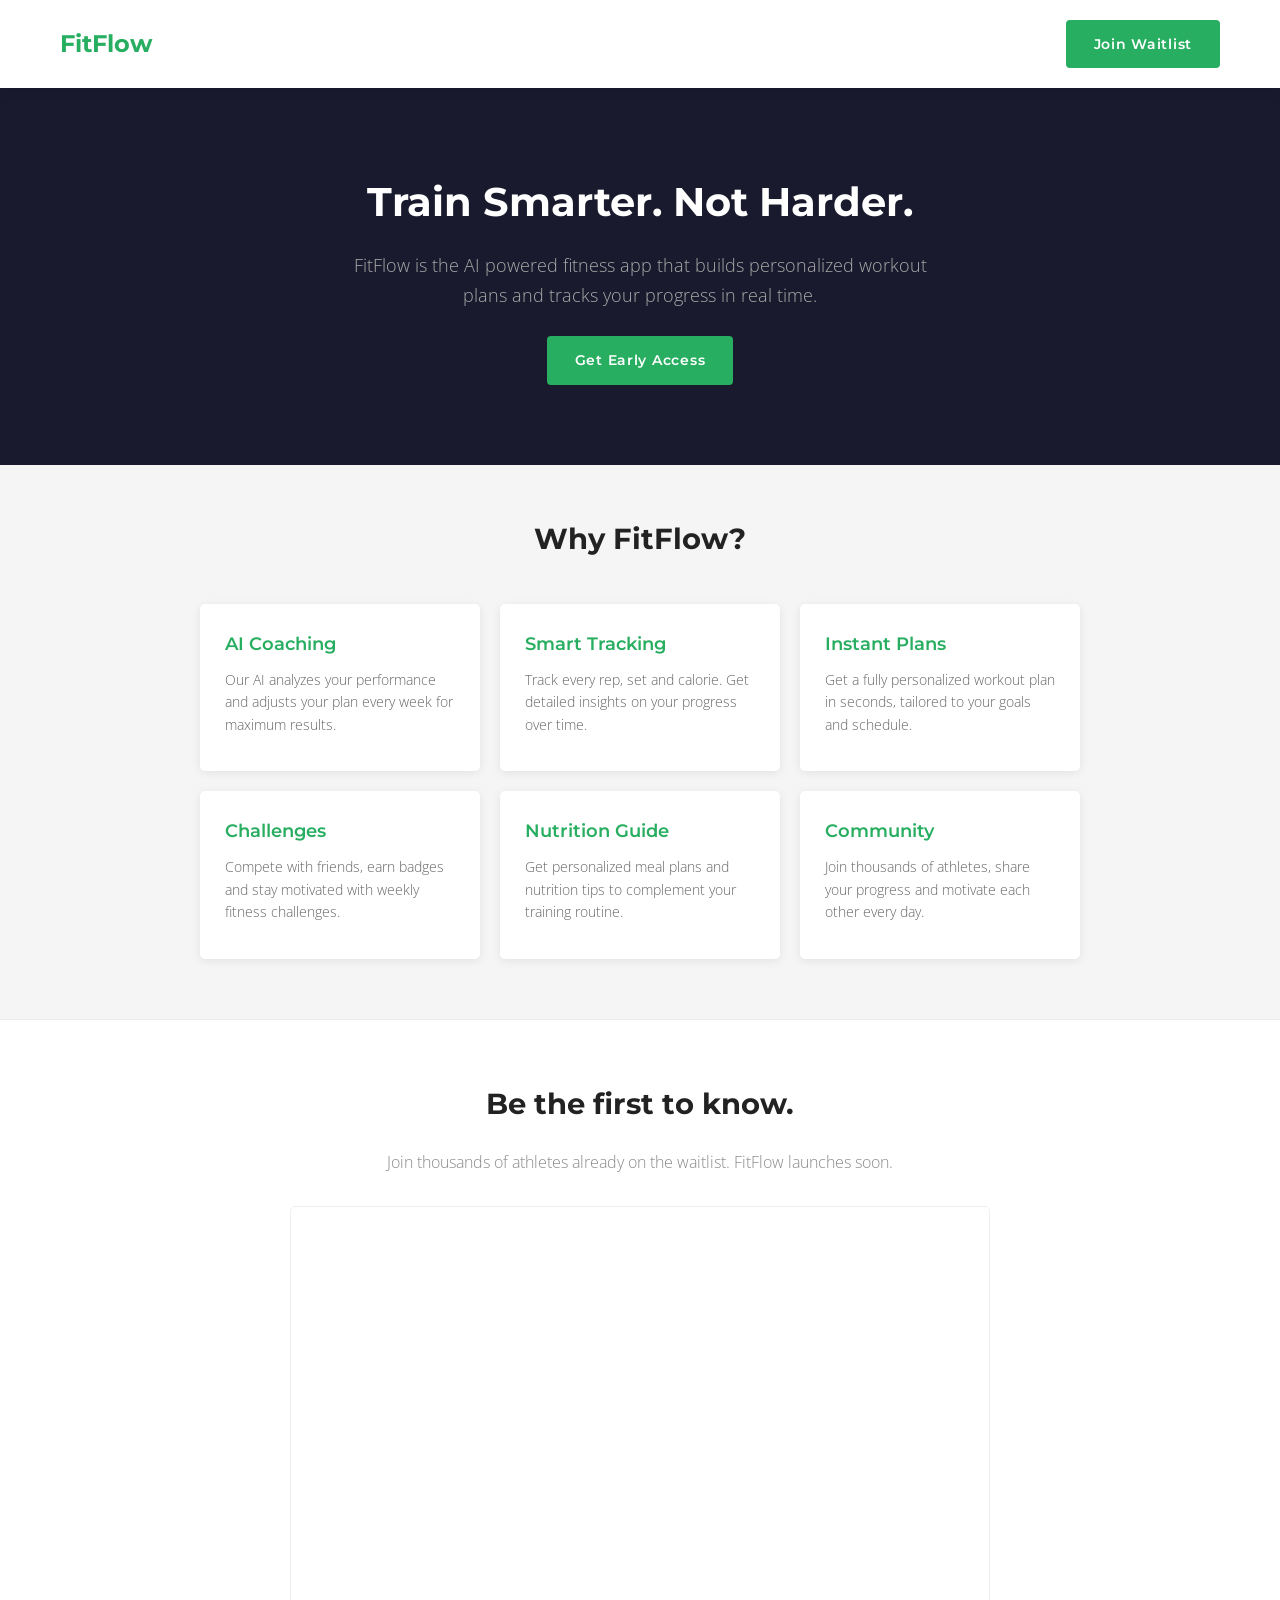
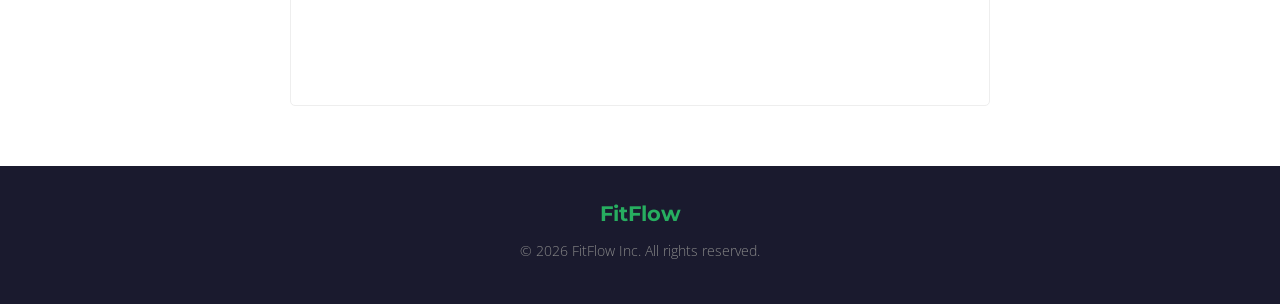
<file: index.html>
<!DOCTYPE html>
<html lang="en">
  <head>
    <meta charset="UTF-8" />
    <meta name="viewport" content="width=device-width, initial-scale=1.0" />
    <title>FitFlow </title>
    <link rel="stylesheet" href="style.css" />
    <link href="https://fonts.googleapis.com/css2?family=Montserrat:wght@400;600;700&family=Open+Sans:wght@300;400&display=swap" rel="stylesheet" />
  </head>
  <body>

    <!-- NAVBAR -->
    <nav class="navbar">
      <div class="nav-logo">FitFlow</div>
      <a href="#waitlist" class="btn-primary">Join Waitlist</a>
    </nav>

    <!-- HERO -->
    <div class="hero text-center">
      <h1>Train Smarter. Not Harder.</h1>
      <p class="hero-desc">FitFlow is the AI powered fitness app that builds personalized workout plans and tracks your progress in real time.</p>
      <a href="#waitlist" class="btn-primary">Get Early Access</a>
    </div>

    <!-- FEATURES GRID -->
    <div class="container">
      <h2 class="text-center section-title">Why FitFlow?</h2>
      <div class="cards">

        <div class="card">
          <h3>AI Coaching</h3>
          <p>Our AI analyzes your performance and adjusts your plan every week for maximum results.</p>
        </div>

        <div class="card">
          <h3>Smart Tracking</h3>
          <p>Track every rep, set and calorie. Get detailed insights on your progress over time.</p>
        </div>

        <div class="card">
          <h3>Instant Plans</h3>
          <p>Get a fully personalized workout plan in seconds, tailored to your goals and schedule.</p>
        </div>

        <div class="card">
          <h3>Challenges</h3>
          <p>Compete with friends, earn badges and stay motivated with weekly fitness challenges.</p>
        </div>

        <div class="card">
          <h3>Nutrition Guide</h3>
          <p>Get personalized meal plans and nutrition tips to complement your training routine.</p>
        </div>

        <div class="card">
          <h3>Community</h3>
          <p>Join thousands of athletes, share your progress and motivate each other every day.</p>
        </div>

      </div>
    </div>

    <!-- TYPEFORM WAITLIST -->
    <div class="waitlist text-center" id="waitlist">
      <h2>Be the first to know.</h2>
      <p>Join thousands of athletes already on the waitlist. FitFlow launches soon.</p>
      <div class="typeform-wrapper">
    <div data-tf-live="01KMQJDXYMY9AE99CPFE221XDQ"></div>
    <script src="//embed.typeform.com/next/embed.js"></script>
</div>
</div>
    </div>

    <!-- FOOTER -->
    <div class="footer text-center">
      <p class="footer-logo">FitFlow</p>
      <p class="text-muted">© 2026 FitFlow Inc. All rights reserved.</p>
    </div>

  </body>
</html>
</file>
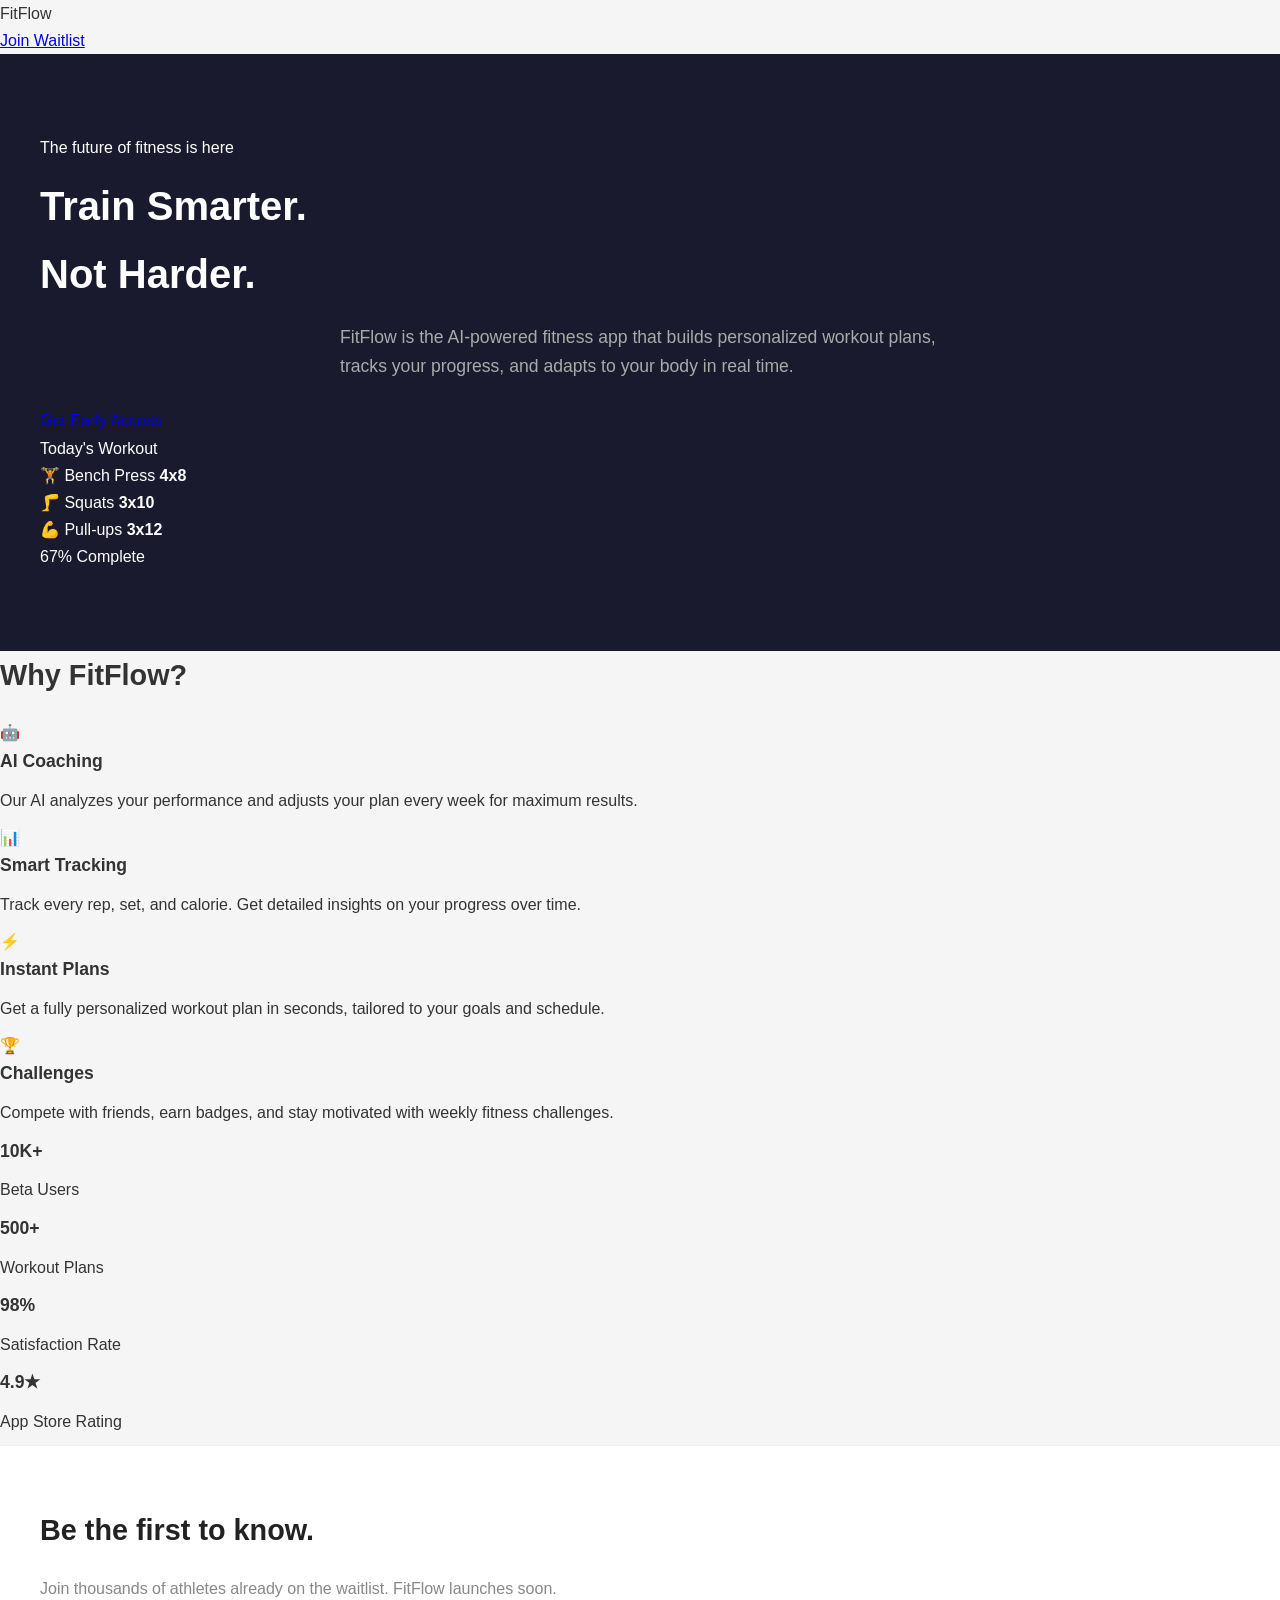
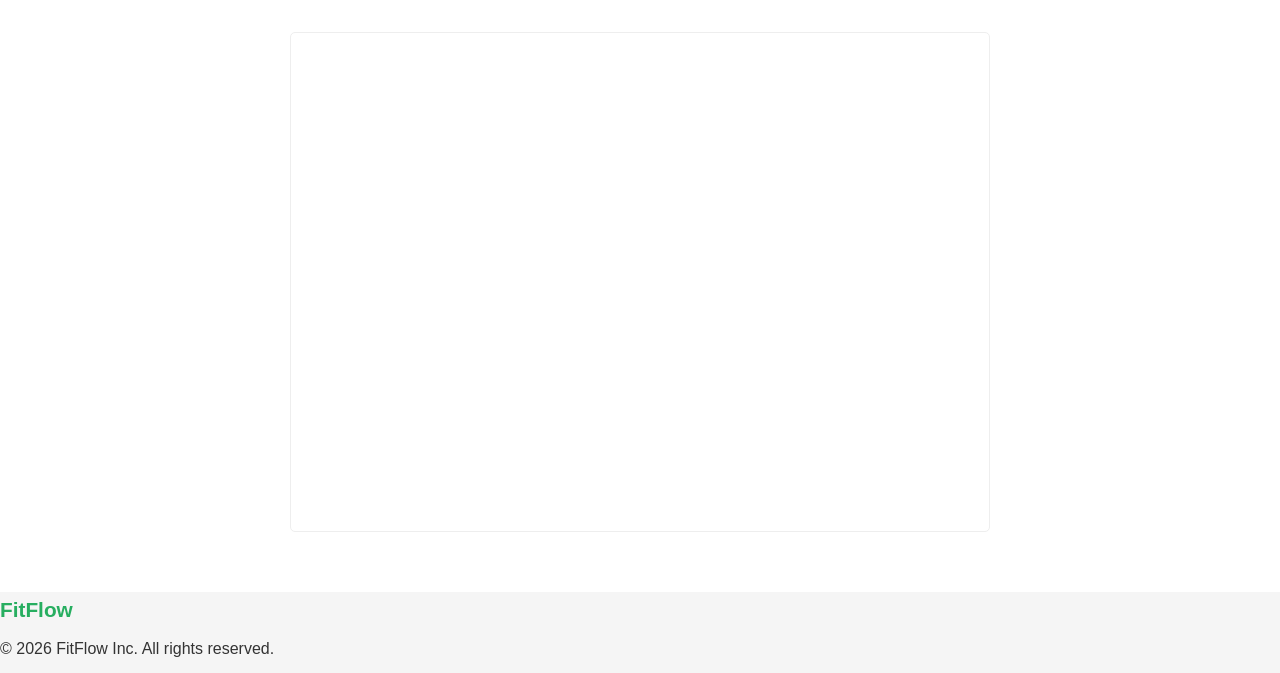
<file: fitflow-index.html>
<!DOCTYPE html>
<html lang="en">
  <head>
    <meta charset="UTF-8" />
    <meta name="viewport" content="width=device-width, initial-scale=1.0" />
    <title>FitFlow — Train Smarter</title>
    <link rel="stylesheet" href="style.css" />
    <link href="https://fonts.googleapis.com/css2?family=Bebas+Neue&family=DM+Sans:wght@300;400;500&display=swap" rel="stylesheet" />
  </head>
  <body>

    <!-- NAV -->
    <nav>
      <div class="logo">FitFlow</div>
      <a href="#waitlist" class="nav-btn">Join Waitlist</a>
    </nav>

    <!-- HERO -->
    <section class="hero">
      <div class="hero-content">
        <p class="eyebrow">The future of fitness is here</p>
        <h1>Train Smarter.<br><span>Not Harder.</span></h1>
        <p class="hero-desc">FitFlow is the AI-powered fitness app that builds personalized workout plans, tracks your progress, and adapts to your body in real time.</p>
        <a href="#waitlist" class="btn">Get Early Access</a>
      </div>
      <div class="hero-visual">
        <div class="phone-mockup">
          <div class="phone-screen">
            <div class="app-ui">
              <div class="app-header">Today's Workout</div>
              <div class="workout-item"><span>🏋️</span> Bench Press <strong>4x8</strong></div>
              <div class="workout-item"><span>🦵</span> Squats <strong>3x10</strong></div>
              <div class="workout-item"><span>💪</span> Pull-ups <strong>3x12</strong></div>
              <div class="progress-bar"><div class="progress-fill"></div></div>
              <div class="app-stat">67% Complete</div>
            </div>
          </div>
        </div>
      </div>
    </section>

    <!-- FEATURES -->
    <section class="features">
      <h2>Why FitFlow?</h2>
      <div class="features-grid">
        <div class="feature-card">
          <span class="feature-icon">🤖</span>
          <h3>AI Coaching</h3>
          <p>Our AI analyzes your performance and adjusts your plan every week for maximum results.</p>
        </div>
        <div class="feature-card">
          <span class="feature-icon">📊</span>
          <h3>Smart Tracking</h3>
          <p>Track every rep, set, and calorie. Get detailed insights on your progress over time.</p>
        </div>
        <div class="feature-card">
          <span class="feature-icon">⚡</span>
          <h3>Instant Plans</h3>
          <p>Get a fully personalized workout plan in seconds, tailored to your goals and schedule.</p>
        </div>
        <div class="feature-card">
          <span class="feature-icon">🏆</span>
          <h3>Challenges</h3>
          <p>Compete with friends, earn badges, and stay motivated with weekly fitness challenges.</p>
        </div>
      </div>
    </section>

    <!-- STATS -->
    <section class="stats">
      <div class="stat">
        <h3>10K+</h3>
        <p>Beta Users</p>
      </div>
      <div class="stat">
        <h3>500+</h3>
        <p>Workout Plans</p>
      </div>
      <div class="stat">
        <h3>98%</h3>
        <p>Satisfaction Rate</p>
      </div>
      <div class="stat">
        <h3>4.9★</h3>
        <p>App Store Rating</p>
      </div>
    </section>

    <!-- WAITLIST / TYPEFORM -->
    <section class="waitlist" id="waitlist">
      <h2>Be the first to know.</h2>
      <p>Join thousands of athletes already on the waitlist. FitFlow launches soon.</p>
      <div class="typeform-wrapper">
        <div data-tf-live="GpX5cXxJ"></div>
        <script src="//embed.typeform.com/next/embed.js"></script>
      </div>
    </section>

    <!-- FOOTER -->
    <footer>
      <div class="footer-logo">FitFlow</div>
      <p>© 2026 FitFlow Inc. All rights reserved.</p>
    </footer>

  </body>
</html>
</file>
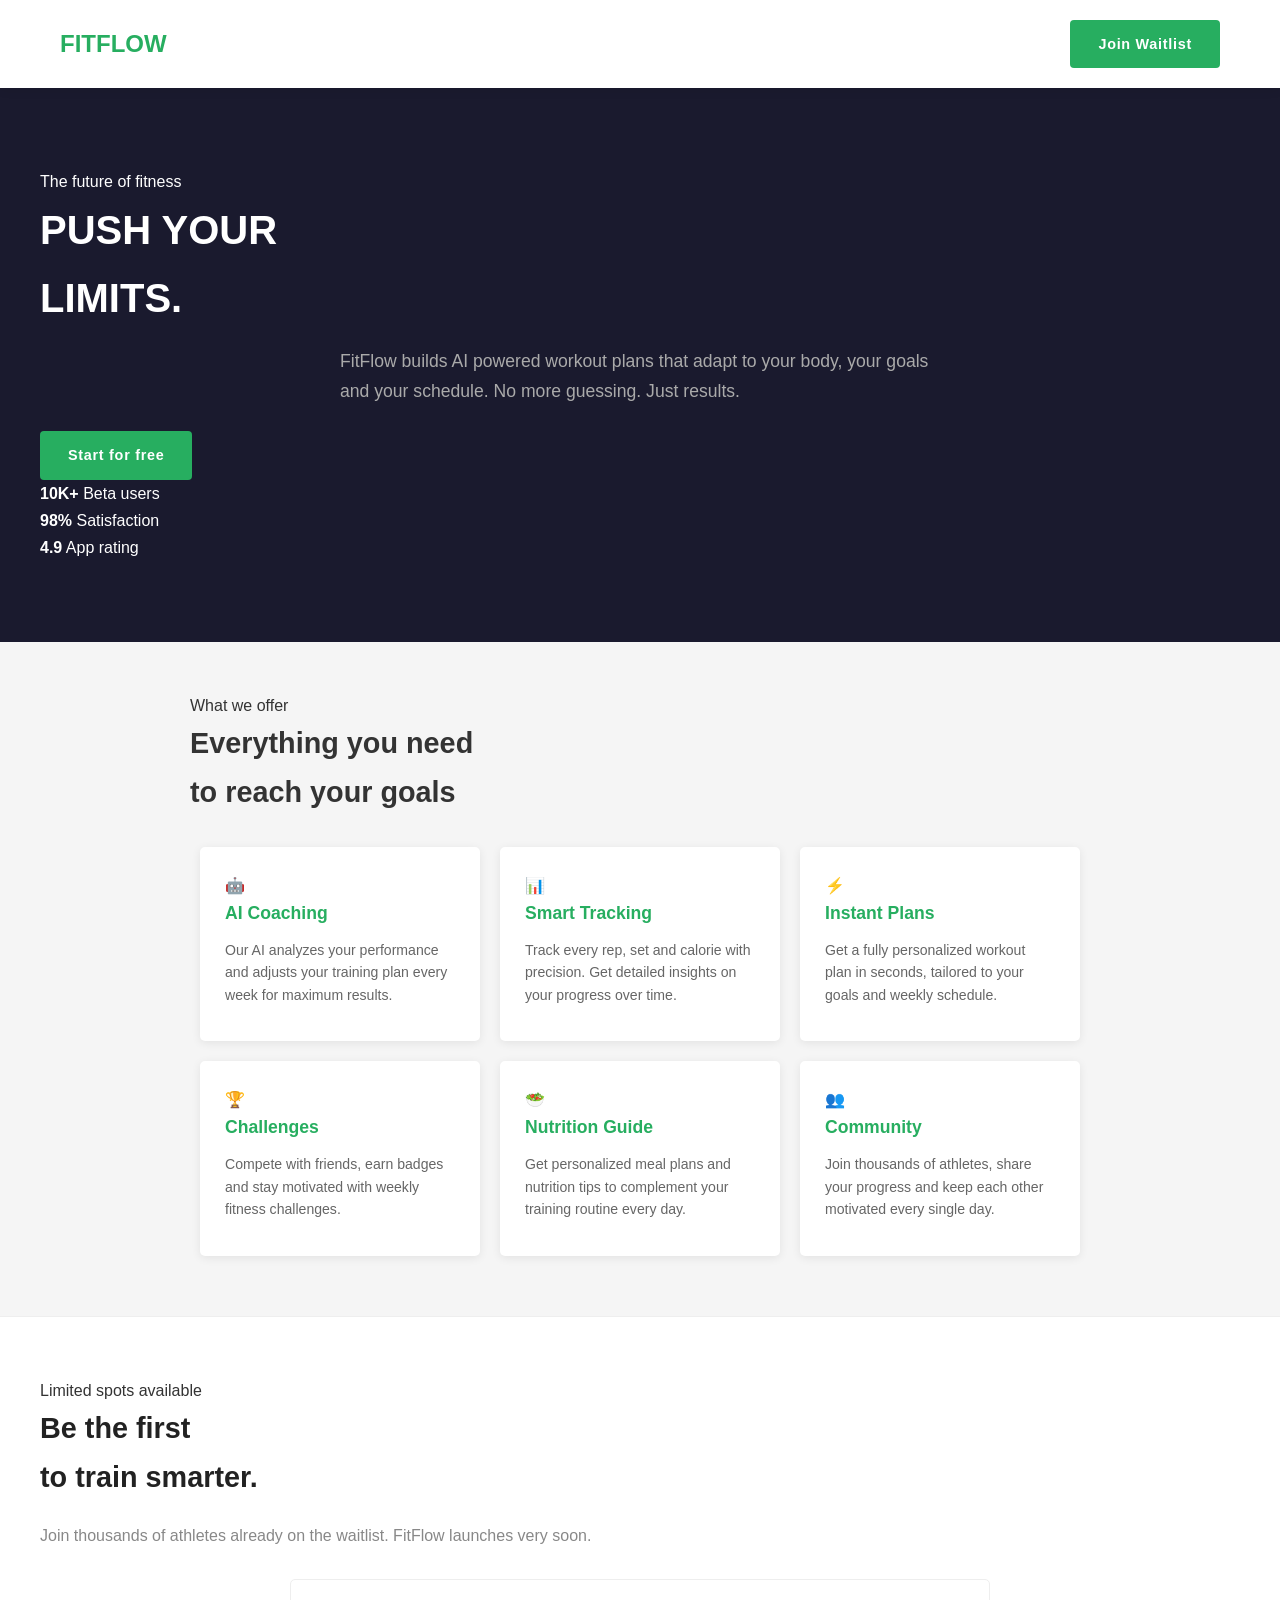
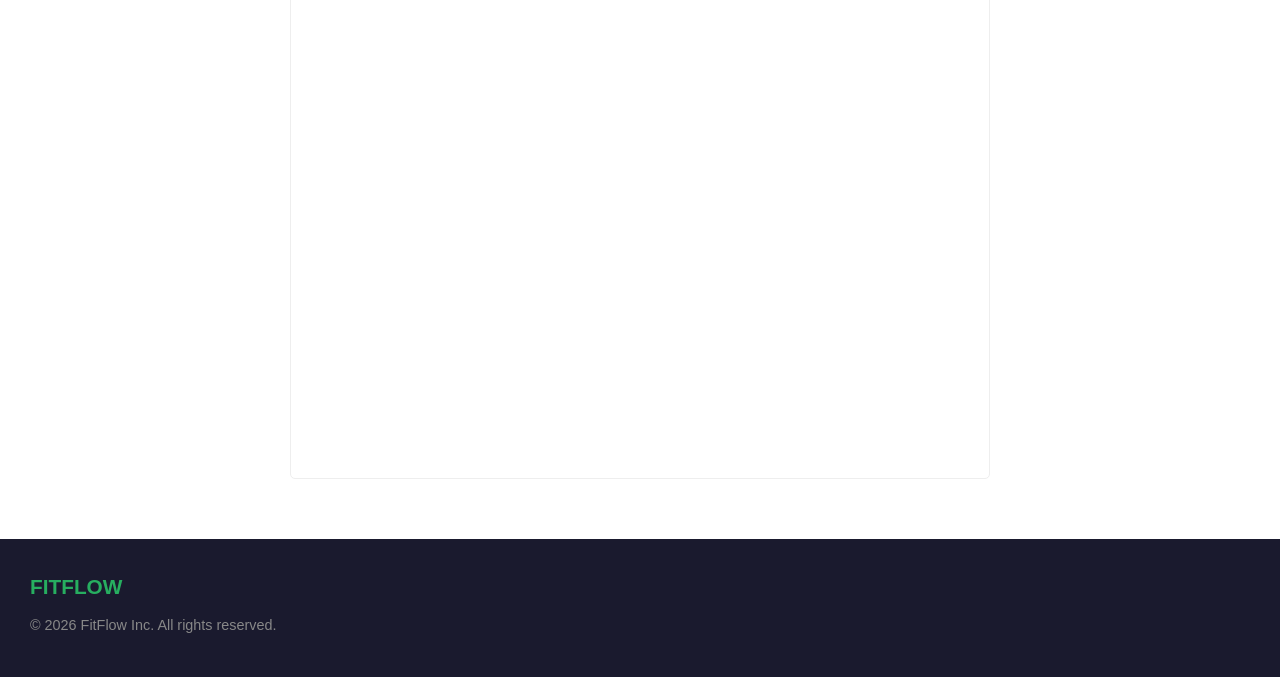
<file: startup-v3-index.html>
<!DOCTYPE html>
<html lang="en">
  <head>
    <meta charset="UTF-8" />
    <meta name="viewport" content="width=device-width, initial-scale=1.0" />
    <title>FitFlow — Train Smarter</title>
    <link rel="stylesheet" href="style.css" />
    <link href="https://fonts.googleapis.com/css2?family=Barlow+Condensed:wght@400;600;700;900&family=DM+Sans:wght@300;400;500&display=swap" rel="stylesheet" />
  </head>
  <body>

    <!-- NAVBAR -->
    <nav class="navbar">
      <div class="nav-logo">FIT<span>FLOW</span></div>
      <a href="#waitlist" class="btn-primary">Join Waitlist</a>
    </nav>

    <!-- HERO -->
    <div class="hero">
      <div class="hero-tag">The future of fitness</div>
      <h1>PUSH YOUR<br><span>LIMITS.</span></h1>
      <p class="hero-desc">FitFlow builds AI powered workout plans that adapt to your body, your goals and your schedule. No more guessing. Just results.</p>
      <a href="#waitlist" class="btn-primary">Start for free</a>
      <div class="hero-stats">
        <div class="stat-item">
          <strong>10K+</strong>
          <span>Beta users</span>
        </div>
        <div class="stat-item">
          <strong>98%</strong>
          <span>Satisfaction</span>
        </div>
        <div class="stat-item">
          <strong>4.9</strong>
          <span>App rating</span>
        </div>
      </div>
    </div>

    <!-- FEATURES GRID -->
    <div class="container">
      <div class="section-header">
        <div class="section-tag">What we offer</div>
        <h2>Everything you need<br>to reach your goals</h2>
      </div>

      <div class="cards">

        <div class="card">
          <div class="card-icon">🤖</div>
          <h3>AI Coaching</h3>
          <p>Our AI analyzes your performance and adjusts your training plan every week for maximum results.</p>
        </div>

        <div class="card">
          <div class="card-icon">📊</div>
          <h3>Smart Tracking</h3>
          <p>Track every rep, set and calorie with precision. Get detailed insights on your progress over time.</p>
        </div>

        <div class="card">
          <div class="card-icon">⚡</div>
          <h3>Instant Plans</h3>
          <p>Get a fully personalized workout plan in seconds, tailored to your goals and weekly schedule.</p>
        </div>

        <div class="card">
          <div class="card-icon">🏆</div>
          <h3>Challenges</h3>
          <p>Compete with friends, earn badges and stay motivated with weekly fitness challenges.</p>
        </div>

        <div class="card">
          <div class="card-icon">🥗</div>
          <h3>Nutrition Guide</h3>
          <p>Get personalized meal plans and nutrition tips to complement your training routine every day.</p>
        </div>

        <div class="card">
          <div class="card-icon">👥</div>
          <h3>Community</h3>
          <p>Join thousands of athletes, share your progress and keep each other motivated every single day.</p>
        </div>

      </div>
    </div>

    <!-- TYPEFORM WAITLIST -->
    <div class="waitlist" id="waitlist">
      <div class="waitlist-inner">
        <div class="section-tag">Limited spots available</div>
        <h2>Be the first<br>to train smarter.</h2>
        <p>Join thousands of athletes already on the waitlist. FitFlow launches very soon.</p>
        <div class="typeform-wrapper">
          <div data-tf-live="GpX5cXxJ"></div>
          <script src="//embed.typeform.com/next/embed.js"></script>
        </div>
      </div>
    </div>

    <!-- FOOTER -->
    <div class="footer">
      <div class="footer-logo">FIT<span>FLOW</span></div>
      <p class="text-muted">© 2026 FitFlow Inc. All rights reserved.</p>
    </div>

  </body>
</html>
</file>
<file: style.css>
/* ===========================
   GLOBAL
=========================== */
* {
  margin: 0;
  padding: 0;
  box-sizing: border-box;
}

body {
  background-color: #f5f5f5;
  font-family: 'Open Sans', sans-serif;
  font-weight: 300;
  color: #333;
  line-height: 1.7;
}

h1, h2, h3 {
  font-family: 'Montserrat', sans-serif;
}

h1 {
  font-size: 2.5rem;
  font-weight: 700;
  margin-bottom: 15px;
}

h2 {
  font-size: 1.8rem;
  font-weight: 700;
  margin-bottom: 20px;
}

h3 {
  font-size: 1.1rem;
  font-weight: 600;
  margin-bottom: 10px;
}

p {
  margin-bottom: 10px;
}

/* ===========================
   REUSABLE CLASSES
=========================== */
.text-center {
  text-align: center;
}

.text-muted {
  color: #888;
  font-size: 0.9rem;
}

/* ===========================
   BUTTON
=========================== */
.btn-primary {
  display: inline-block;
  padding: 12px 28px;
  background-color: #27ae60;
  color: white;
  text-decoration: none;
  border-radius: 4px;
  font-family: 'Montserrat', sans-serif;
  font-size: 0.9rem;
  font-weight: 600;
  letter-spacing: 0.05em;
  transition: background-color 0.3s ease;
}

.btn-primary:hover {
  background-color: #219a52;
}

/* ===========================
   NAVBAR
=========================== */
.navbar {
  display: flex;
  justify-content: space-between;
  align-items: center;
  padding: 20px 60px;
  background-color: white;
  box-shadow: 0 2px 10px rgba(0, 0, 0, 0.08);
  position: sticky;
  top: 0;
  z-index: 99;
}

.nav-logo {
  font-family: 'Montserrat', sans-serif;
  font-size: 1.5rem;
  font-weight: 700;
  color: #27ae60;
}

/* ===========================
   HERO
=========================== */
.hero {
  background-color: #1a1a2e;
  color: white;
  padding: 80px 40px;
}

.hero h1 {
  color: white;
}

.hero-desc {
  font-size: 1.1rem;
  color: #aaa;
  max-width: 600px;
  margin: 0 auto 25px auto;
}

/* ===========================
   CONTAINER
=========================== */
.container {
  width: 900px;
  margin: 50px auto;
}

.section-title {
  margin-bottom: 30px;
  color: #222;
}

/* ===========================
   CARDS GRID (FLEXBOX)
=========================== */
.cards {
  display: flex;
  flex-wrap: wrap;
}

.card {
  flex-basis: 250px;
  flex-grow: 1;
  margin: 10px;
  background-color: white;
  border-radius: 5px;
  box-shadow: 0 2px 10px rgba(0, 0, 0, 0.08);
  padding: 25px;
  transition: box-shadow 0.3s ease, transform 0.3s ease;
}

.card:hover {
  box-shadow: 0 4px 20px rgba(0, 0, 0, 0.15);
  transform: translateY(-3px);
}

.card img {
  width: 60px;
  height: 60px;
  margin-bottom: 15px;
}

.card h3 {
  color: #27ae60;
}

.card p {
  font-size: 0.88rem;
  color: #666;
  line-height: 1.6;
}

/* ===========================
   WAITLIST / TYPEFORM
=========================== */
.waitlist {
  background-color: white;
  padding: 60px 40px;
  border-top: 1px solid #eee;
}

.waitlist h2 {
  color: #222;
}

.waitlist p {
  color: #888;
  margin-bottom: 30px;
}

.typeform-wrapper {
  max-width: 700px;
  margin: 0 auto;
  height: 500px;
  border: 1px solid #eee;
  border-radius: 5px;
  overflow: hidden;
}

/* ===========================
   FOOTER
=========================== */
.footer {
  background-color: #1a1a2e;
  color: white;
  padding: 30px;
}

.footer-logo {
  font-family: 'Montserrat', sans-serif;
  font-size: 1.3rem;
  font-weight: 700;
  color: #27ae60;
  margin-bottom: 8px;
}

/* ===========================
   RESPONSIVE
=========================== */
@media (max-width: 950px) {
  .container {
    width: 95%;
  }
  .navbar {
    padding: 15px 20px;
  }
}
</file>
